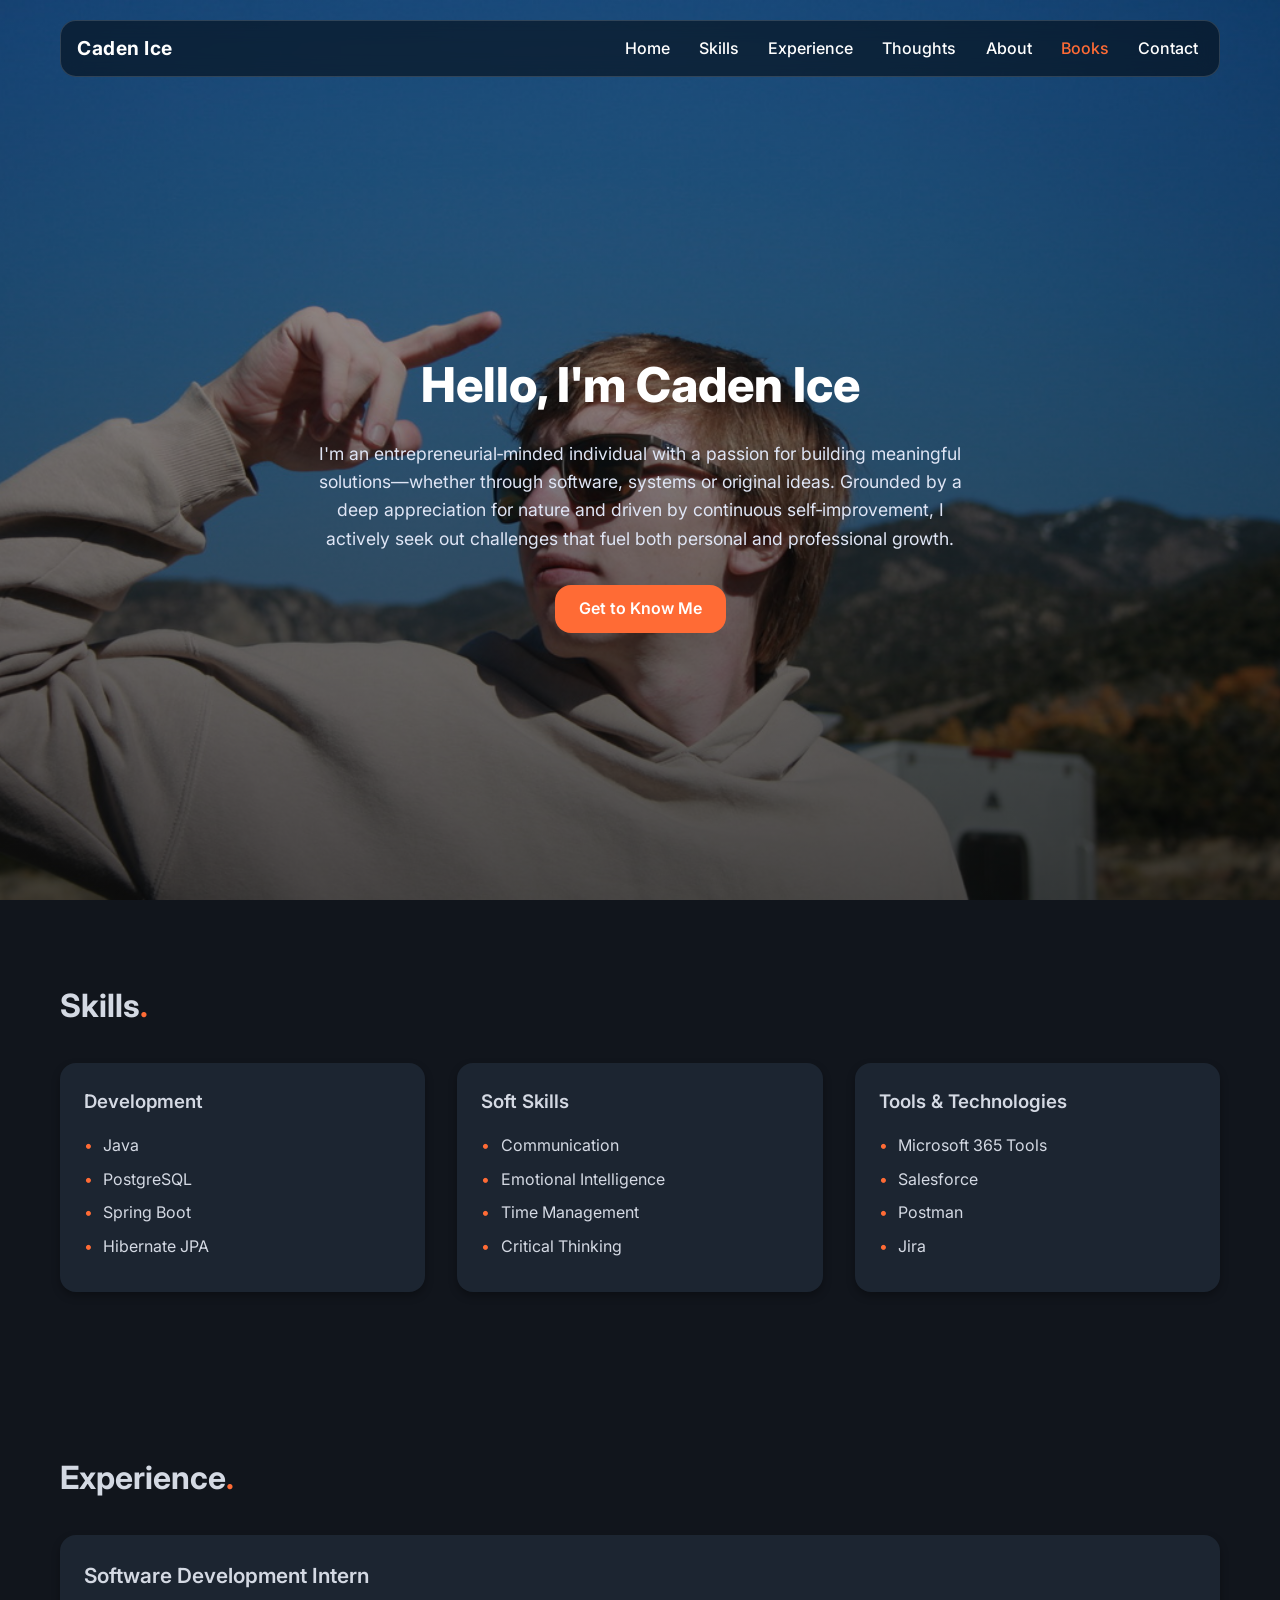
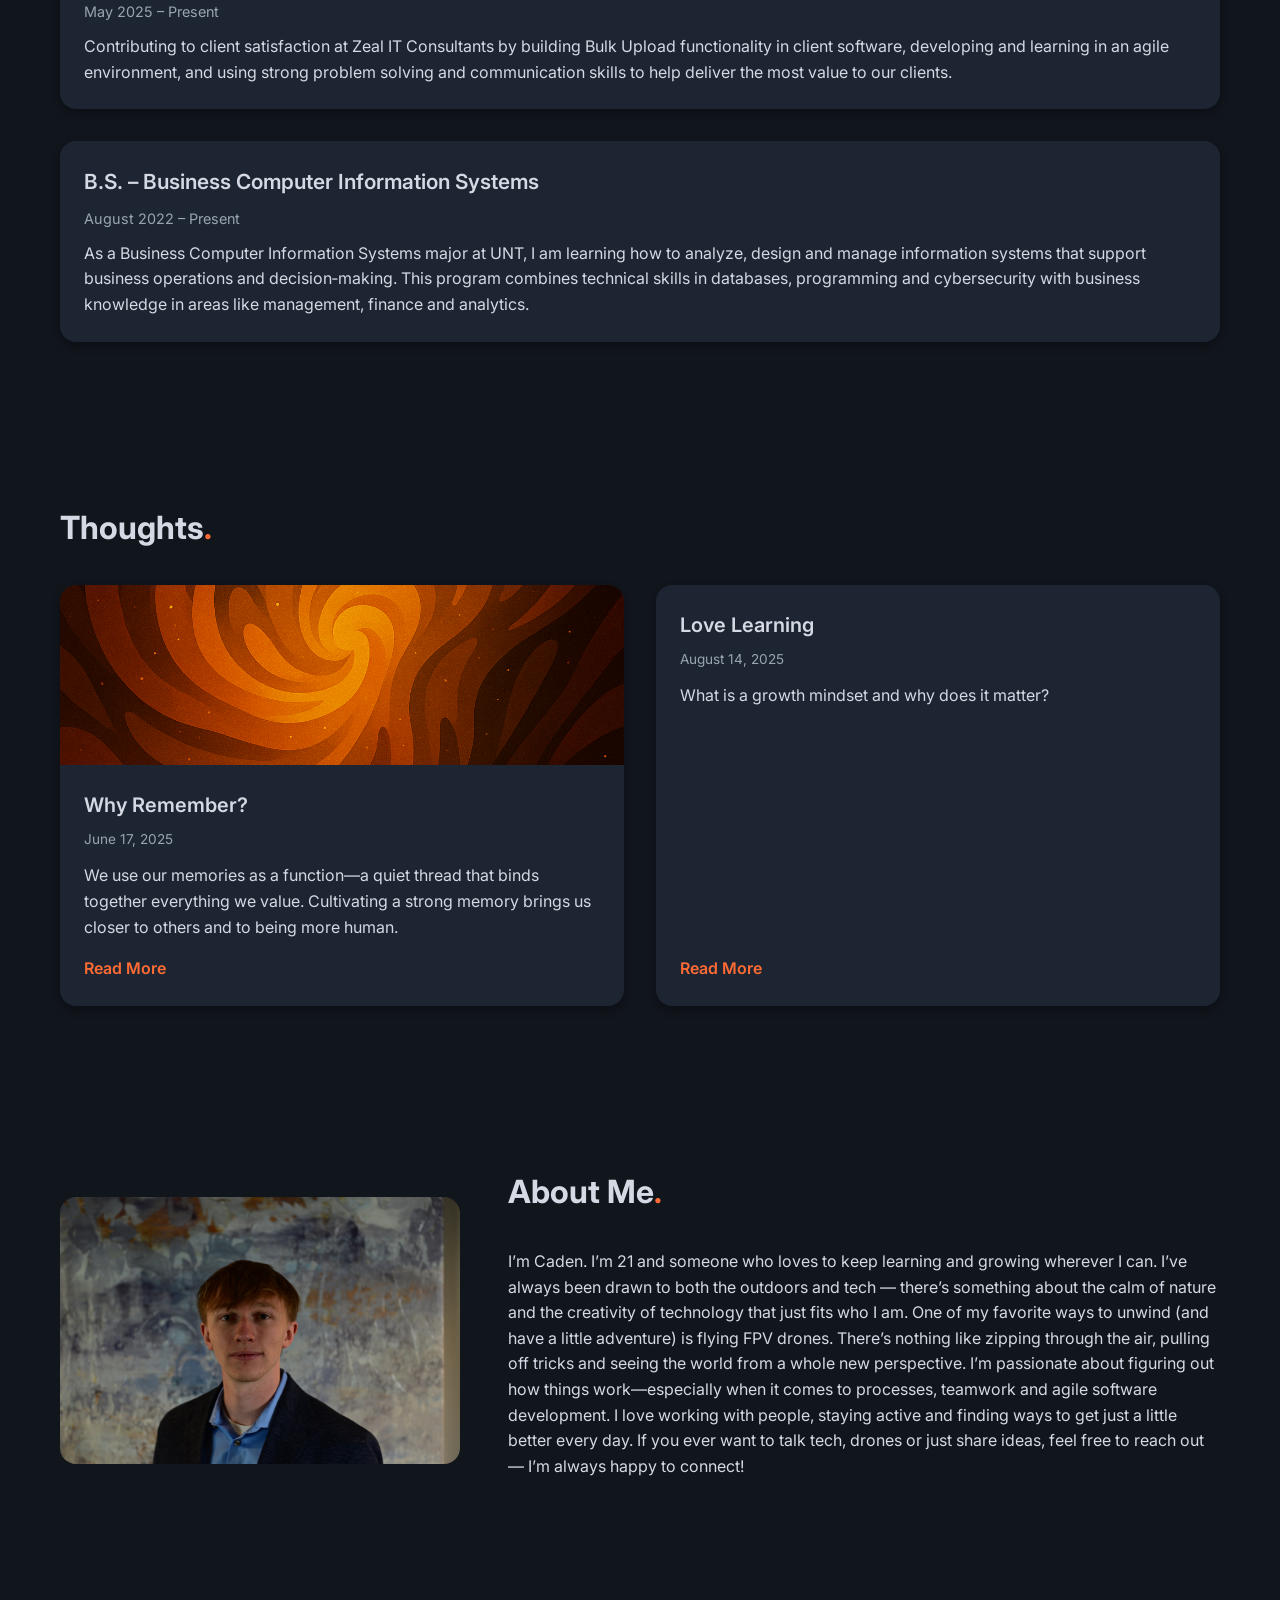
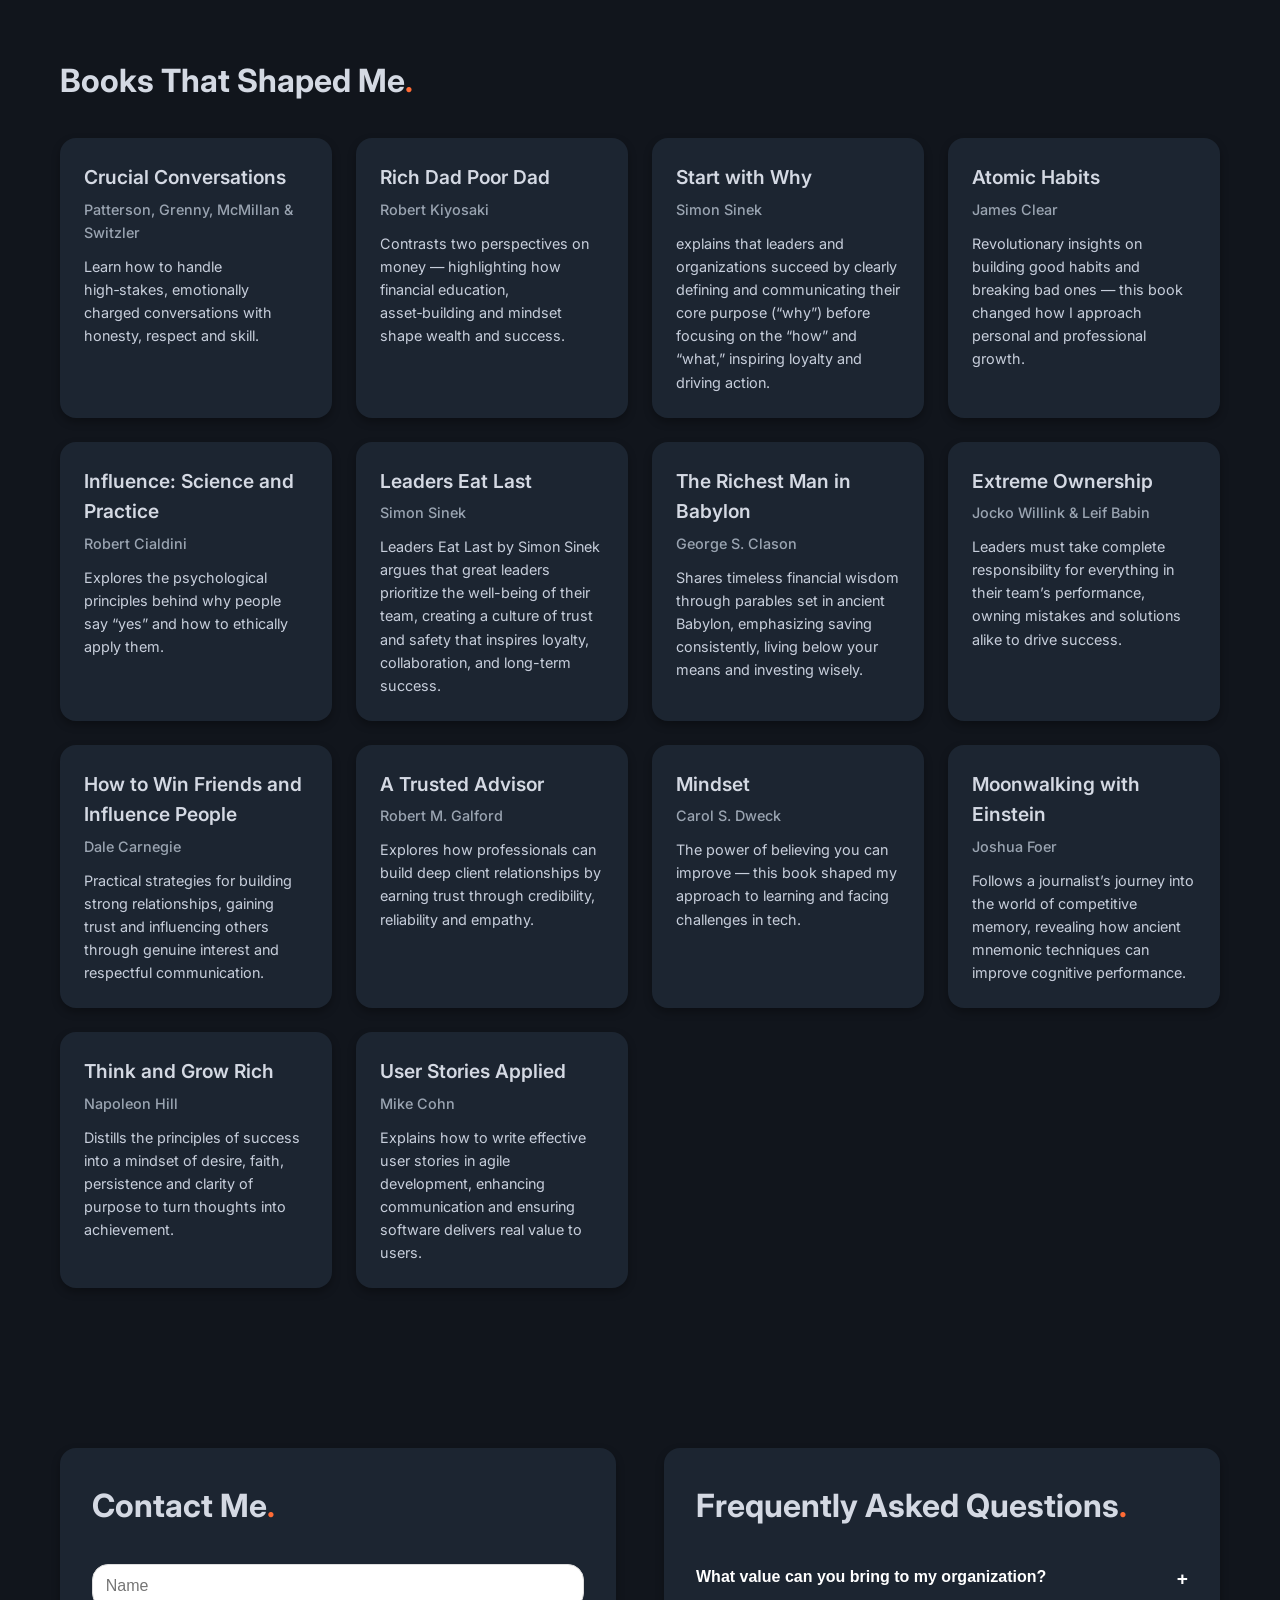
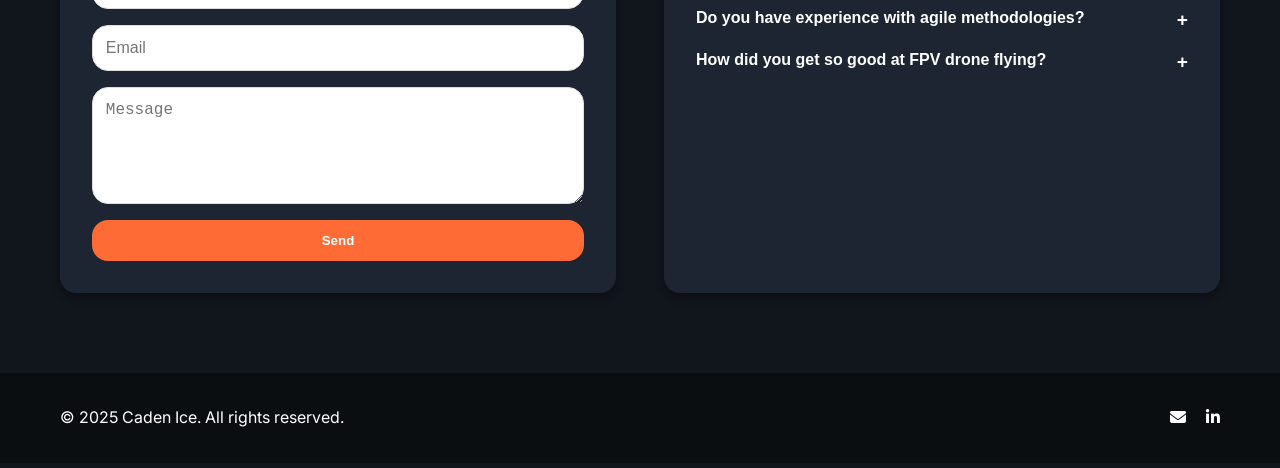
<file: index.html>
<!DOCTYPE html>
<html lang="en">
  <head>
    <!-- Google tag (gtag.js) -->
    <script async src="https://www.googletagmanager.com/gtag/js?id=G-K5BQJNR7HT"></script>
    <script>
      window.dataLayer = window.dataLayer || [];
      function gtag(){dataLayer.push(arguments);}
      gtag('js', new Date());
    
      gtag('config', 'G-K5BQJNR7HT');
    </script>
    <meta charset="UTF-8" />
    <!-- Prevent pinch‑zooming and ensure the page fits the screen on mobile -->
    <meta name="viewport" content="width=device-width, initial-scale=1.0, maximum-scale=1.0, user-scalable=no" />
    <title>Caden Ice – Professional Portfolio</title>
    <!-- Google fonts for clean, modern typography -->
    <link
      href="https://fonts.googleapis.com/css2?family=Inter:wght@400;500;700;800&display=swap"
      rel="stylesheet"
    />
    <!-- Font Awesome for social icons -->
    <link
      rel="stylesheet"
      href="https://cdnjs.cloudflare.com/ajax/libs/font-awesome/6.5.0/css/all.min.css"
      integrity="sha512-58f8N0PzhdUwjSC+um0k4P11H5scLvvLzV3zcGYoLaJEaVtAIGI2XEhjSdS+dxFssDHIlaEGKFbBr2svrwq5qA=="
      crossorigin="anonymous"
      referrerpolicy="no-referrer"
    />
    <link rel="stylesheet" href="assets/css/style.css" />
  </head>
  <body>
    <!-- Navigation bar -->
    <header id="home">
      <div class="nav-container">
        <div class="logo">Caden&nbsp;Ice</div>
        <nav class="nav-links">
          <a href="#home">Home</a>
          <a href="#skills">Skills</a>
          <a href="#experience">Experience</a>
          <a href="#thoughts">Thoughts</a>
          <a href="#about">About</a>
          <a href="#books">Books</a>
          <a href="#contact">Contact</a>
        </nav>
        <!-- Mobile menu toggle: this button appears on small screens to
             reveal or hide the navigation links. It is hidden on
             desktop-sized screens via CSS. -->
        <button class="nav-toggle" aria-label="Toggle navigation">
          <i class="fa-solid fa-bars"></i>
        </button>
        <!-- optional social icons can be added here in the future -->
      </div>
    </header>

    <main>
      <!-- Hero Section -->
      <section class="hero">
        <div class="hero-overlay"></div>
        <div class="container hero-content">
          <h1>Hello, I'm Caden Ice</h1>
          <p>
            I'm an entrepreneurial‑minded individual with a passion for
            building meaningful solutions—whether through software, systems
            or original ideas. Grounded by a deep appreciation for nature
            and driven by continuous self‑improvement, I actively seek out
            challenges that fuel both personal and professional growth.
          </p>
          <a href="#about" class="button">Get to Know Me</a>
        </div>
      </section>

      <!-- Skills Section -->
      <section id="skills" class="section skills">
        <div class="container">
          <h2>Skills<span class="dot">.</span></h2>
          <div class="skills-grid">
            <div class="skill-group">
              <h3>Development</h3>
              <ul>
                <li>Java</li>
                <li>PostgreSQL</li>
                <li>Spring&nbsp;Boot</li>
                <li>Hibernate&nbsp;JPA</li>
              </ul>
            </div>
            <div class="skill-group">
              <h3>Soft Skills</h3>
              <ul>
                <li>Communication</li>
                <li>Emotional&nbsp;Intelligence</li>
                <li>Time&nbsp;Management</li>
                <li>Critical&nbsp;Thinking</li>
              </ul>
            </div>
            <div class="skill-group">
              <h3>Tools &amp; Technologies</h3>
              <ul>
                <li>Microsoft&nbsp;365 Tools</li>
                <li>Salesforce</li>
                <li>Postman</li>
                <li>Jira</li>
              </ul>
            </div>
          </div>
        </div>
      </section>

      <!-- Experience Section -->
      <section id="experience" class="section experience">
        <div class="container">
          <h2>Experience<span class="dot">.</span></h2>
          <div class="experience-grid">
            <div class="experience-item">
              <h3>Software Development Intern</h3>
              <span class="date">May&nbsp;2025&nbsp;–&nbsp;Present</span>
              <p>
              Contributing to client satisfaction at Zeal IT Consultants by
              building Bulk Upload functionality in client software,
              developing and learning in an agile environment, and using
              strong problem solving and communication skills to help deliver
              the most value to our clients.
              </p>
            </div>
            <div class="experience-item">
              <h3>B.S.&nbsp;–&nbsp;Business Computer Information Systems</h3>
              <span class="date">August&nbsp;2022&nbsp;–&nbsp;Present</span>
              <p>
                As a Business Computer Information Systems major at UNT, I am
                learning how to analyze, design and manage information systems
                that support business operations and decision‑making. This
                program combines technical skills in databases,
                programming and cybersecurity with business knowledge in
                areas like management, finance and analytics.
              </p>
            </div>
          </div>
        </div>
      </section>

      <!-- Thoughts/Blog Section -->
      <section id="thoughts" class="section thoughts">
        <div class="container">
          <h2>Thoughts<span class="dot">.</span></h2>
          <div class="blog-grid">
            <!-- Blog card 1 -->
            <article class="blog-card">
              <div class="blog-image">
                <img src="assets/images/blog-memory.png" alt="Why Remember? illustration" />
              </div>
              <div class="blog-content">
                <h3>Why Remember?</h3>
                <span class="date">June&nbsp;17,&nbsp;2025</span>
                <p>
                  We use our memories as a function—a quiet thread that binds
                  together everything we value. Cultivating a strong memory
                  brings us closer to others and to being more human.
                </p>
                <a href="why-remember.html" class="read-more">Read More</a>
              </div>
            </article>
            <article class="blog-card">
              <div class="blog-image">
              </div>
              <div class="blog-content">
                <h3>Love Learning</h3>
                <span class="date">August&nbsp;14,&nbsp;2025</span>
                <p>
                  What is a growth mindset and why does it matter?
                </p>
                <a href="Lovelearning.html" class="read-more">Read More</a>
              </div>
            </article>
          </div>
        </div>
      </section>


      <!-- About Section -->
      <section id="about" class="section about">
        <div class="container about-container">
          <div class="about-image">
            <!-- Updated to new consolidated image name stored in assets/images. -->
            <img src="assets/images/5A97AD09-1F26-4D76-98AC-95509128C641_1_105_c.jpeg" alt="Illustration of Caden at the intersection of nature and technology" />
          </div>
          <div class="about-content">
            <h2>About&nbsp;Me<span class="dot">.</span></h2>
            <p>
              I’m Caden. I’m 21 and someone who loves to keep learning
              and growing wherever I can. I’ve always been drawn to both
              the outdoors and tech — there’s something about the calm
              of nature and the creativity of technology that just fits who I
              am. One of my favorite ways to unwind (and have a little
              adventure) is flying FPV drones. There’s nothing like zipping
              through the air, pulling off tricks and seeing the world from a
              whole new perspective. I’m passionate about figuring out how
              things work—especially when it comes to processes, teamwork and
              agile software development. I love working with people, staying
              active and finding ways to get just a little better every day.
              If you ever want to talk tech, drones or just share ideas, feel
              free to reach out — I’m always happy to connect!
            </p>
          </div>
        </div>
      </section>

      <!-- Books Section -->
      <section id="books" class="section books">
        <div class="container">
          <h2>Books&nbsp;That&nbsp;Shaped&nbsp;Me<span class="dot">.</span></h2>
          <div class="books-grid">
            <!-- Book 1 -->
            <div class="book-card">
              <h3>Crucial Conversations</h3>
              <h4>Patterson, Grenny, McMillan &amp; Switzler</h4>
              <p>
                Learn how to handle high‑stakes, emotionally charged
                conversations with honesty, respect and skill.
              </p>
            </div>
            <!-- Book 2 -->
            <div class="book-card">
              <h3>Rich Dad Poor Dad</h3>
              <h4>Robert&nbsp;Kiyosaki</h4>
              <p>
                Contrasts two perspectives on money — highlighting how
                financial education, asset‑building and mindset shape wealth
                and success.
              </p>
            </div>

            <div class="book-card">
              <h3>Start with Why</h3>
              <h4>Simon&nbsp;Sinek</h4>
              <p>
                explains that leaders and organizations succeed by clearly defining and communicating their 
                core purpose (“why”) before focusing on the “how” and “what,” inspiring loyalty and driving action.
              </p>
            </div>
            <!-- Book 3 -->
            <div class="book-card">
              <h3>Atomic Habits</h3>
              <h4>James&nbsp;Clear</h4>
              <p>
                Revolutionary insights on building good habits and breaking bad
                ones — this book changed how I approach personal and
                professional growth.
              </p>
            </div>
            <!-- Book 4 -->
            <div class="book-card">
              <h3>Influence: Science and Practice</h3>
              <h4>Robert&nbsp;Cialdini</h4>
              <p>
                Explores the psychological principles behind why people say
                “yes” and how to ethically apply them.
              </p>
            </div>
            <!-- Book 5 -->
            <div class="book-card">
              <h3>Leaders Eat Last</h3>
              <h4>Simon Sinek</h4>
              <p>
                Leaders Eat Last by Simon Sinek argues that great leaders
                prioritize the well-being of their team, creating a culture of trust and 
                safety that inspires loyalty, collaboration, and long-term success.
              </p>
            </div>
            <!-- Book 5 -->
            <div class="book-card">
              <h3>The Richest Man in Babylon</h3>
              <h4>George&nbsp;S.&nbsp;Clason</h4>
              <p>
                Shares timeless financial wisdom through parables set in
                ancient Babylon, emphasizing saving consistently, living below
                your means and investing wisely.
              </p>
            </div>
            <!-- Book 6 -->
            <div class="book-card">
              <h3>Extreme Ownership</h3>
              <h4>Jocko&nbsp;Willink&nbsp;&amp;&nbsp;Leif&nbsp;Babin</h4>
              <p>
                Leaders must take complete responsibility for everything in
                their team’s performance, owning mistakes and solutions alike
                to drive success.
              </p>
            </div>
            <!-- Book 7 -->
            <div class="book-card">
              <h3>How to Win Friends and Influence People</h3>
              <h4>Dale&nbsp;Carnegie</h4>
              <p>
                Practical strategies for building strong relationships, gaining
                trust and influencing others through genuine interest and
                respectful communication.
              </p>
            </div>
            <!-- Book 8 -->
            <div class="book-card">
              <h3>A Trusted Advisor</h3>
              <h4>Robert&nbsp;M.&nbsp;Galford</h4>
              <p>
                Explores how professionals can build deep client relationships
                by earning trust through credibility, reliability and empathy.
              </p>
            </div>
            <!-- Book 9 -->
            <div class="book-card">
              <h3>Mindset</h3>
              <h4>Carol&nbsp;S.&nbsp;Dweck</h4>
              <p>
                The power of believing you can improve — this book shaped my
                approach to learning and facing challenges in tech.
              </p>
            </div>
            <!-- Book 10 -->
            <div class="book-card">
              <h3>Moonwalking with Einstein</h3>
              <h4>Joshua&nbsp;Foer</h4>
              <p>
                Follows a journalist’s journey into the world of competitive
                memory, revealing how ancient mnemonic techniques can improve
                cognitive performance.
              </p>
            </div>
            <!-- Book 11 -->
            <div class="book-card">
              <h3>Think and Grow Rich</h3>
              <h4>Napoleon&nbsp;Hill</h4>
              <p>
                Distills the principles of success into a mindset of desire,
                faith, persistence and clarity of purpose to turn thoughts into
                achievement.
              </p>
            </div>
            <!-- Book 12 -->
            <div class="book-card">
              <h3>User Stories Applied</h3>
              <h4>Mike&nbsp;Cohn</h4>
              <p>
                Explains how to write effective user stories in agile
                development, enhancing communication and ensuring software
                delivers real value to users.
              </p>
            </div>
          </div>
        </div>
      </section>

      <!-- Contact Section -->
      <section id="contact" class="section contact">
        <div class="container contact-container">
          <div class="contact-form">
            <h2>Contact&nbsp;Me<span class="dot">.</span></h2>
            <form
              action="mailto:caden@example.com"
              method="post"
              enctype="text/plain"
            >
              <input type="text" name="name" placeholder="Name" required />
              <input type="email" name="email" placeholder="Email" required />
              <textarea
                name="message"
                rows="5"
                placeholder="Message"
                required
              ></textarea>
              <button type="submit" class="button">Send</button>
            </form>
          </div>
          <div class="faq">
            <h2>Frequently&nbsp;Asked&nbsp;Questions<span class="dot">.</span></h2>
            <div class="faq-item">
              <button class="faq-question">What value can you bring to my organization?</button>
              <p class="faq-answer">Personally, I believe the value I bring is determined by my future value. I have an insatiable 
                need to learn and know, I use failure as a tool to improve and I believe I can learn anything. To give a professional response, I have experience with technologies like - 
                Java, PostgreSQL, Spring Boot and Hibernate&nbsp;JPA - and I've developed great soft skills like - communication, empathy, self awareness and regulation, 
                public speaking and critical thinking -.</p>
            </div>
            <div class="faq-item">
              <button class="faq-question">Do you have experience with agile methodologies?</button>
              <p class="faq-answer">Yes — I thrive in agile environments, collaborating with cross‑functional teams and delivering iterative value.</p>
            </div>
            <div class="faq-item">
              <button class="faq-question">How did you get so good at FPV drone flying?</button>
              <p class="faq-answer">Natural Talent... just kidding! Hundreds of hours spent in simulators such as Velocidrone with a physical transmitter. 
                For more info check out iceman.fpv on Instagram!</p>
            </div>
          </div>
        </div>
      </section>
    </main>

    <!-- Footer -->
    <footer>
      <div class="container footer-container">
        <p>©&nbsp;2025&nbsp;Caden&nbsp;Ice. All rights reserved.</p>
        <div class="footer-social">
          <a href="mailto:caden@example.com" aria-label="Email">
            <i class="fa-solid fa-envelope"></i>
          </a>
          <a href="https://www.linkedin.com" target="_blank" aria-label="LinkedIn">
            <i class="fa-brands fa-linkedin-in"></i>
          </a>
        </div>
      </div>
    </footer>
    <script src="assets/js/script.js"></script>
  </body>
</html>
</file>
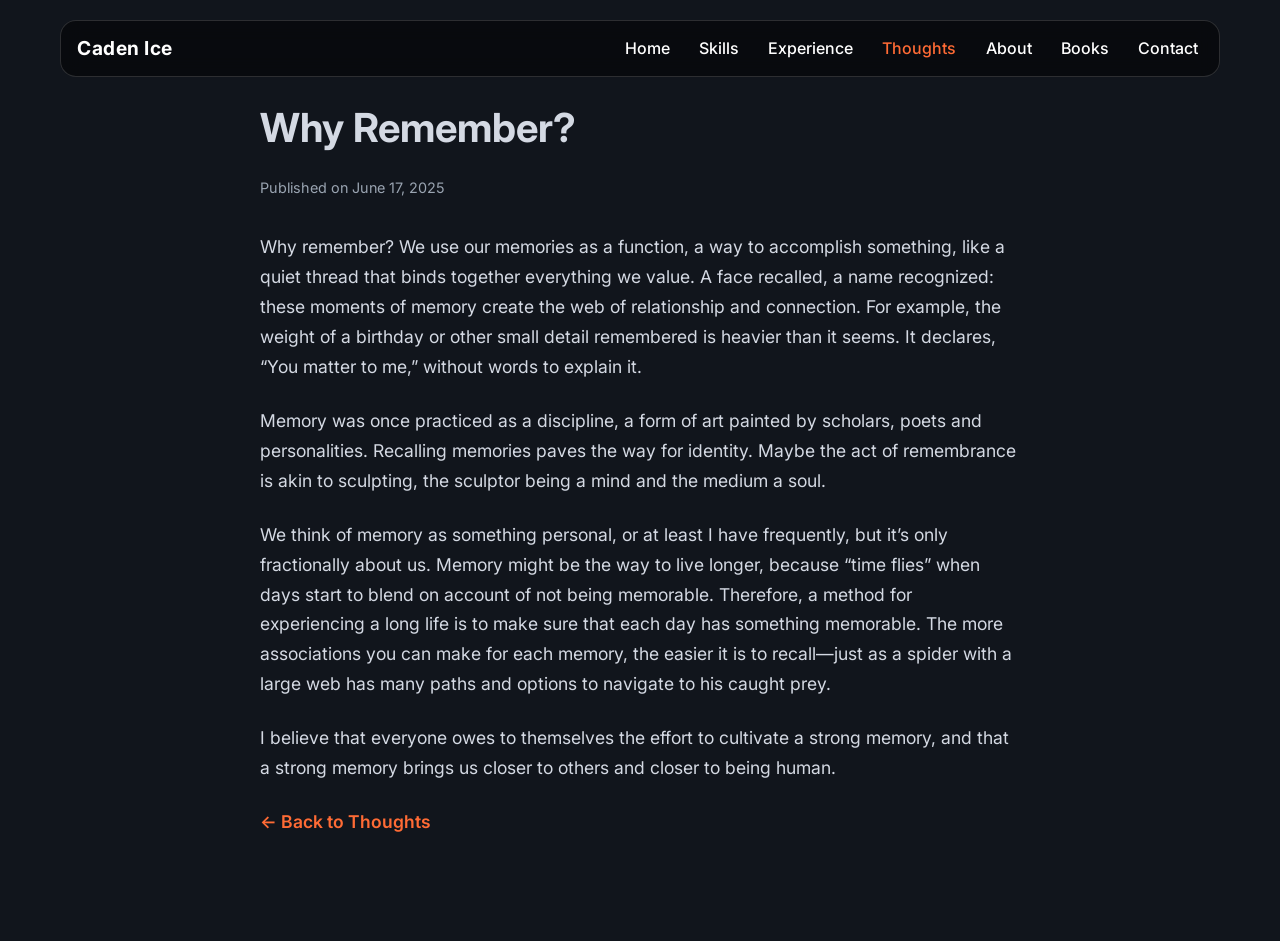
<file: why-remember.html>
<!DOCTYPE html>
<html lang="en">
  <head>
    <meta charset="UTF-8" />
    <!-- Prevent pinch‑zooming and ensure the page fits the screen on mobile -->
    <meta name="viewport" content="width=device-width, initial-scale=1.0, maximum-scale=1.0, user-scalable=no" />
    <title>Why Remember? – Caden Ice</title>
    <link
      href="https://fonts.googleapis.com/css2?family=Inter:wght@400;500;700;800&display=swap"
      rel="stylesheet"
    />
    <link
      rel="stylesheet"
      href="https://cdnjs.cloudflare.com/ajax/libs/font-awesome/6.5.0/css/all.min.css"
      integrity="sha512-58f8N0PzhdUwjSC+um0k4P11H5scLvvLzV3zcGYoLaJEaVtAIGI2XEhjSdS+dxFssDHIlaEGKFbBr2svrwq5qA=="
      crossorigin="anonymous"
      referrerpolicy="no-referrer"
    />
    <link rel="stylesheet" href="assets/css/style.css" />
  </head>
  <body>
    <!-- Reuse the same navigation bar -->
    <header>
      <div class="nav-container">
        <div class="logo">Caden&nbsp;Ice</div>
        <nav class="nav-links">
          <a href="index.html#home">Home</a>
          <a href="index.html#skills">Skills</a>
          <a href="index.html#experience">Experience</a>
          <a href="index.html#thoughts" class="active">Thoughts</a>
          <a href="index.html#about">About</a>
          <a href="index.html#books">Books</a>
          <a href="index.html#contact">Contact</a>
        </nav>
        <!-- Mobile menu toggle: this button appears on small screens to
             reveal or hide the navigation links. It is hidden on
             desktop-sized screens via CSS. -->
        <button class="nav-toggle" aria-label="Toggle navigation">
          <i class="fa-solid fa-bars"></i>
        </button>
        <!-- social icons intentionally omitted on article pages -->
      </div>
    </header>

    <main>
      <section class="section blog-post">
        <div class="container">
          <h1>Why Remember?</h1>
          <p class="date">Published on June&nbsp;17,&nbsp;2025</p>
          <p>
            Why remember? We use our memories as a function, a way to
            accomplish something, like a quiet thread that binds together
            everything we value. A face recalled, a name recognized: these
            moments of memory create the web of relationship and connection.
            For example, the weight of a birthday or other small detail
            remembered is heavier than it seems. It declares, “You matter to
            me,” without words to explain it.
          </p>
          <p>
            Memory was once practiced as a discipline, a form of art painted by
            scholars, poets and personalities. Recalling memories paves the way
            for identity. Maybe the act of remembrance is akin to sculpting,
            the sculptor being a mind and the medium a soul.
          </p>
          <p>
            We think of memory as something personal, or at least I have
            frequently, but it’s only fractionally about us. Memory might be
            the way to live longer, because “time flies” when days start to
            blend on account of not being memorable. Therefore, a method for
            experiencing a long life is to make sure that each day has
            something memorable. The more associations you can make for each
            memory, the easier it is to recall—just as a spider with a large
            web has many paths and options to navigate to his caught prey.
          </p>
          <p>
            I believe that everyone owes to themselves the effort to
            cultivate a strong memory, and that a strong memory brings us
            closer to others and closer to being human.
          </p>
          <p><a href="index.html#thoughts" class="read-more">← Back to Thoughts</a></p>
        </div>
      </section>
    </main>
    <script src="assets/js/script.js"></script>
  </body>
</html>
</file>
<file: assets/css/style.css>
/*
 * Global styles for Caden Ice's portfolio
 * The design draws inspiration from modern, minimal portfolio layouts
 * similar to Yusef Turín's site, with generous whitespace, clear
 * typography and subtle accents. Sections are separated with plenty of
 * breathing room and a small dot following each heading as a design motif.
 */

/* CSS variables for easy theme adjustments */
:root {
  --primary-bg: #0b0e11; /* dark backdrop for hero */
  --section-bg: #11151c; /* darker background for sections */
  --accent: #ff6b35;     /* accent colour for buttons and highlights */
  --text-dark: #d4d9e3; /* light text for dark backgrounds */
  --text-light: #ffffff;
  /* slightly lighter card background on dark sections */
  --card-bg: #1c2531;
  --card-shadow: rgba(0, 0, 0, 0.3);
  --radius: 16px;
  --transition: all 0.25s ease;
}

/* Ensure all elements stay within viewport */
* {
  box-sizing: border-box;
  margin: 0;
  padding: 0;
  max-width: 100%;
}

html {
  overflow-x: hidden;
  width: 100%;
}

body {
  font-family: 'Inter', sans-serif;
  color: var(--text-dark);
  line-height: 1.6;
  background-color: var(--section-bg);
  width: 100%;
  overflow-x: hidden;
  position: relative;
}

/* Ensure images never overflow their containers on smaller screens.
   This rule prevents horizontal scrolling by constraining the width
   and preserving aspect ratio. */
img {
  max-width: 100%;
  height: auto;
  display: block;
}

a {
  color: inherit;
  text-decoration: none;
}

/* Container utility */
.container {
  width: 100%;
  max-width: 1200px;
  margin: 0 auto;
  padding: 0 20px;
}

/* Navigation bar */
header {
  position: relative;
  z-index: 1000;
}

.nav-container {
  position: fixed;
  top: 20px;
  left: 20px;
  right: 20px;
  width: auto;
  max-width: 1160px;
  margin: 0 auto;
  /* dark translucent nav bar ensures menu items remain readable on any background */
  background: rgba(0, 0, 0, 0.5);
  border: 1px solid rgba(255, 255, 255, 0.15);
  border-radius: var(--radius);
  backdrop-filter: blur(10px);
  padding: 0.6rem 1rem;
  display: flex;
  align-items: center;
  justify-content: space-between;
}

.logo {
  font-weight: 700;
  font-size: 1.2rem;
  letter-spacing: 0.5px;
  color: var(--text-light);
}

.nav-links {
  display: flex;
  gap: 1.2rem;
  font-weight: 500;
  flex-wrap: wrap;
}

.nav-links a {
  color: var(--text-light);
  transition: var(--transition);
  padding: 5px;
}

.nav-links a:hover {
  color: var(--accent);
}

/* Mobile navigation toggle button. Hidden on larger screens; displayed on
   mobile devices. */
.nav-toggle {
  display: none;
  background: none;
  border: none;
  font-size: 1.6rem;
  color: var(--text-light);
  cursor: pointer;
}

/* Active nav link */
.nav-links a.active {
  color: var(--accent);
}

.nav-social a {
  color: var(--text-light);
  margin-left: 1rem;
  font-size: 1.1rem;
  transition: var(--transition);
}

.nav-social a:hover {
  color: var(--accent);
}

.hero {
  position: relative;
  /* Use the consolidated hero image.  The image lives one directory up in
     assets/images/hero.jpg relative to this CSS file, so adjust the path
     accordingly. */
  background-image: url('../images/A2F4BD6F-6E01-4A1C-89C0-51E1ACC02257_1_105_c.jpeg');
  background-size: cover;
  background-position: center;
  height: 100vh;
  display: flex;
  align-items: center;
  color: var(--text-light);
  text-align: center;

  /* Push the hero content below the fixed navigation bar. Without this
     padding the heading would sit underneath the nav on page load. */
  padding-top: 5rem;
}

.hero-overlay {
  position: absolute;
  top: 0;
  left: 0;
  right: 0;
  bottom: 0;
  /* Soften the dark overlay to allow the underlying hero image to be
     visible on mobile devices while still ensuring text legibility. */
  background: linear-gradient(180deg, rgba(0,0,0,0.3) 0%, rgba(0,0,0,0.7) 100%);
  z-index: 0;
}

.hero-content {
  position: relative;
  z-index: 1;
  max-width: 700px;
}

.hero h1 {
  font-size: 3rem;
  font-weight: 800;
  margin-bottom: 1rem;
}

.hero p {
  font-size: 1.1rem;
  margin-bottom: 2rem;
  color: #dfe5f5;
}

.button {
  background: var(--accent);
  color: var(--text-light);
  padding: 0.7rem 1.5rem;
  border-radius: var(--radius);
  font-weight: 600;
  transition: var(--transition);
  display: inline-block;
}

.button:hover {
  background: darken(var(--accent), 10%);
  transform: translateY(-2px);
}

/* Section default styling */
.section {
  padding: 5rem 0;
}

.section h2 {
  font-size: 2rem;
  margin-bottom: 2rem;
  font-weight: 700;
  position: relative;
}

.section .dot {
  color: var(--accent);
}

/* Skills */
.skills {
  background: var(--section-bg);
}

.skills-grid {
  display: flex;
  flex-wrap: wrap;
  gap: 2rem;
  justify-content: space-between;
}

.skill-group {
  flex: 1 1 250px;
  background: var(--card-bg);
  border-radius: var(--radius);
  padding: 1.5rem;
  box-shadow: 0 4px 8px var(--card-shadow);
}

.skill-group h3 {
  margin-bottom: 1rem;
  font-weight: 600;
}

.skill-group ul {
  list-style: none;
}

.skill-group li {
  margin-bottom: 0.5rem;
  position: relative;
  padding-left: 1.2rem;
}

.skill-group li::before {
  content: '\2022';
  position: absolute;
  left: 0;
  color: var(--accent);
}

/* Experience */
.experience-grid {
  display: flex;
  flex-direction: column;
  gap: 2rem;
}

.experience-item {
  background: var(--card-bg);
  padding: 1.5rem;
  border-radius: var(--radius);
  box-shadow: 0 4px 8px var(--card-shadow);
}

.experience-item h3 {
  margin-bottom: 0.5rem;
  font-size: 1.3rem;
  font-weight: 600;
}

.experience-item .date {
  display: block;
  font-size: 0.9rem;
  /* lighter text colour for dark background cards */
  color: #9aa4b1;
  margin-bottom: 0.7rem;
}

/* Blog cards */
.blog-grid {
  display: grid;
  gap: 2rem;
  grid-template-columns: repeat(auto-fit, minmax(280px, 1fr));
}

.blog-card {
  background: var(--card-bg);
  border-radius: var(--radius);
  overflow: hidden;
  box-shadow: 0 4px 8px var(--card-shadow);
  display: flex;
  flex-direction: column;
}

.blog-image img {
  width: 100%;
  height: 180px;
  object-fit: cover;
}

.blog-content {
  padding: 1.5rem;
  display: flex;
  flex-direction: column;
  flex-grow: 1;
}

.blog-content h3 {
  margin-bottom: 0.5rem;
  font-size: 1.25rem;
  font-weight: 600;
}

.blog-content .date {
  font-size: 0.85rem;
  color: #9aa4b1;
  margin-bottom: 0.8rem;
}

.blog-content p {
  flex-grow: 1;
  margin-bottom: 1rem;
}

.blog-content .read-more {
  align-self: flex-start;
  color: var(--accent);
  font-weight: 600;
  transition: var(--transition);
}

.blog-content .read-more:hover {
  text-decoration: underline;
}

/* About */
.about-container {
  display: flex;
  flex-wrap: wrap;
  gap: 3rem;
  align-items: center;
}

.about-image {
  flex: 1 1 300px;
  max-width: 400px;
}

.about-image img {
  width: 100%;
  border-radius: var(--radius);
}

.about-content {
  flex: 2 1 400px;
}

.about-content p {
  margin-bottom: 1rem;
}

/* Books */
.books {
  background: var(--section-bg);
}

.books-grid {
  display: grid;
  gap: 1.5rem;
  grid-template-columns: repeat(auto-fit, minmax(250px, 1fr));
}

.book-card {
  background: var(--card-bg);
  padding: 1.5rem;
  border-radius: var(--radius);
  box-shadow: 0 4px 8px var(--card-shadow);
}

.book-card h3 {
  font-size: 1.2rem;
  margin-bottom: 0.3rem;
  font-weight: 600;
}

.book-card h4 {
  font-size: 0.9rem;
  font-weight: 500;
  color: #9aa4b1;
  margin-bottom: 0.7rem;
}

.book-card p {
  font-size: 0.9rem;
  color: #c7cedb;
}

/* Contact & FAQ */
.contact-container {
  display: flex;
  flex-wrap: wrap;
  gap: 3rem;
}

.contact-form {
  flex: 1 1 300px;
  background: var(--card-bg);
  padding: 2rem;
  border-radius: var(--radius);
  box-shadow: 0 4px 8px var(--card-shadow);
  min-width: 0;
}

.contact-form form {
  display: flex;
  flex-direction: column;
  gap: 1rem;
}

.contact-form input,
.contact-form textarea {
  padding: 0.8rem;
  border: 1px solid #ddd;
  border-radius: var(--radius);
  font-size: 1rem;
  width: 100%;
  min-width: 0;
}

.contact-form button {
  background: var(--accent);
  color: var(--text-light);
  border: none;
  padding: 0.8rem 1.5rem;
  border-radius: var(--radius);
  font-weight: 600;
  cursor: pointer;
  transition: var(--transition);
}

.contact-form button:hover {
  transform: translateY(-2px);
}

.faq {
  flex: 1 1 300px;
  background: var(--card-bg);
  padding: 2rem;
  border-radius: var(--radius);
  box-shadow: 0 4px 8px var(--card-shadow);
  min-width: 0;
  overflow-wrap: break-word;
}

.faq h2 {
  word-wrap: break-word;
  overflow-wrap: break-word;
  hyphens: auto;
}

.faq-item + .faq-item {
  margin-top: 1rem;
}

.faq-question {
  width: 100%;
  text-align: left;
  background: none;
  border: none;
  font-size: 1rem;
  font-weight: 600;
  cursor: pointer;
  position: relative;
  padding-right: 1.5rem;
  color: var(--text-light);
}

.faq-question::after {
  content: '+';
  position: absolute;
  right: 0;
  top: 0;
  color: var(--text-light);
  font-size: 1.2rem;
  transition: var(--transition);
}

.faq-answer {
  margin-top: 0.5rem;
  font-size: 0.9rem;
  display: none;
  color: var(--text-light);
}

.faq-item.active .faq-answer {
  display: block;
}

.faq-item.active .faq-question::after {
  transform: rotate(45deg);
}

/* Footer */
footer {
  background: var(--primary-bg);
  color: var(--text-light);
  padding: 2rem 0;
}

.footer-container {
  display: flex;
  flex-wrap: wrap;
  align-items: center;
  justify-content: space-between;
  gap: 1rem;
}

.footer-social a {
  margin-left: 1rem;
  color: var(--text-light);
  transition: var(--transition);
}

.footer-social a:hover {
  color: var(--accent);
}

/* Blog post page styles */
.blog-post {
  max-width: 800px;
  margin: 0 auto;
  padding-top: 6rem;
}

.blog-post h1 {
  font-size: 2.5rem;
  margin-bottom: 1rem;
  font-weight: 700;
}

.blog-post .date {
  font-size: 0.9rem;
  color: #9aa4b1;
  margin-bottom: 2rem;
  display: block;
}

.blog-post p {
  margin-bottom: 1.5rem;
  font-size: 1.1rem;
  line-height: 1.7;
}

.blog-post .read-more {
  color: var(--accent);
  font-weight: 600;
  transition: var(--transition);
}

.blog-post .read-more:hover {
  text-decoration: underline;
}

/* Responsive tweaks */
@media (max-width: 768px) {
  .container {
    padding: 0 15px;
  }
  
  .hero h1 {
    font-size: 2.4rem;
  }
  
  .nav-container {
    left: 10px;
    right: 10px;
    padding: 0.8rem 1rem;
  }
  
  .contact-container {
    flex-direction: column;
    gap: 2rem;
  }
  
  .about-container {
    flex-direction: column;
  }

  /* On small screens hide the navigation links by default and
     stack them vertically when opened. The open class is toggled
     via JavaScript when the menu icon is clicked. */
  .nav-links {
    display: none;
    flex-direction: column;
    width: 100%;
    gap: 0.5rem;
    margin-top: 0.5rem;
  }
  .nav-links.open {
    display: flex;
  }
  .nav-toggle {
    display: block;
  }

  /* Ensure the contact form and FAQ fit within the viewport on mobile.
     Without this the cards can exceed the container width once padding
     is applied, causing horizontal scroll and forcing users to zoom out. */
  .contact-form,
  .faq {
    flex: 1 1 100%;
    width: 100%;
    max-width: 100%;
  }
  
  .faq h2 {
    font-size: 1.6rem;
    line-height: 1.3;
  }
  
  /* Mobile blog post adjustments */
  .blog-post h1 {
    font-size: 2rem;
  }
  
  .blog-post p {
    font-size: 1rem;
  }
}
</file>
